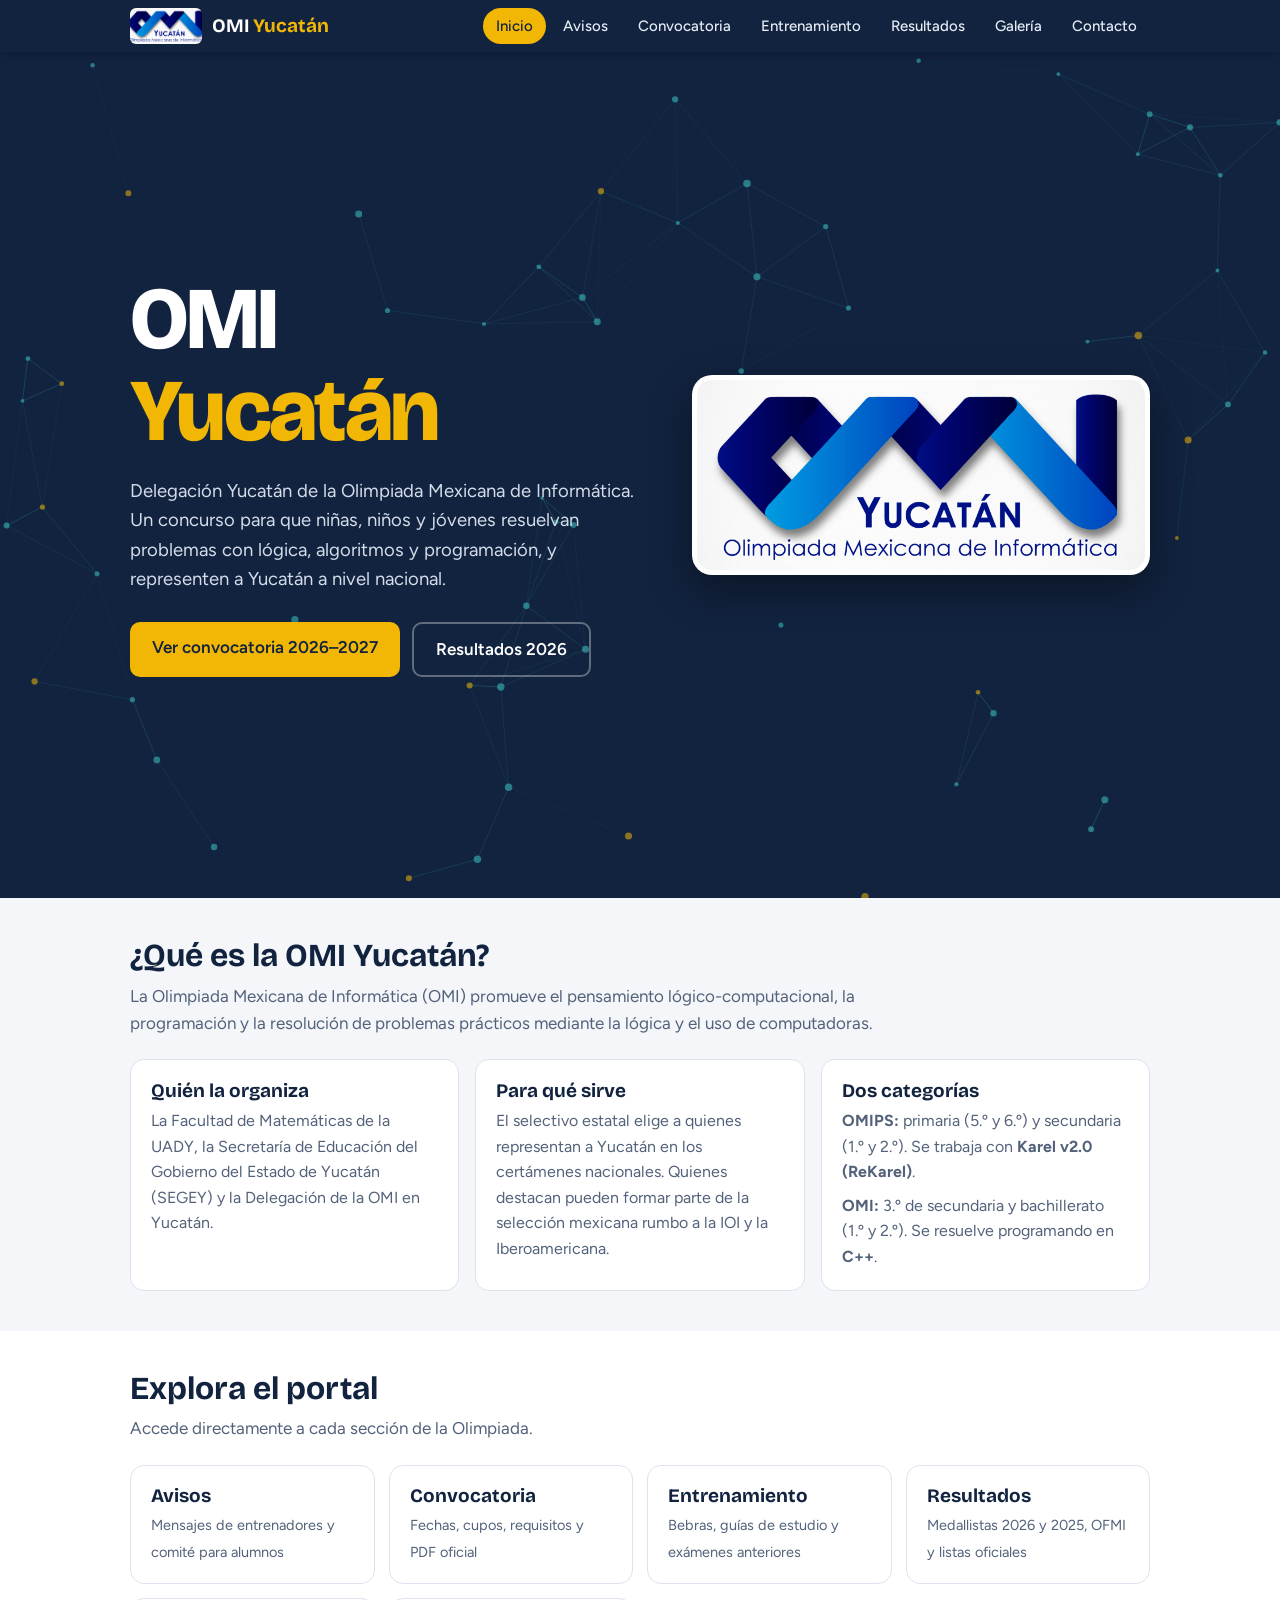
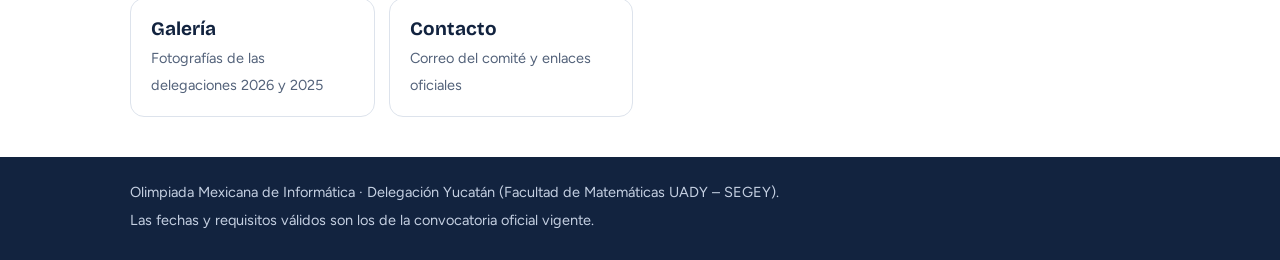
<file: index.html>
<!DOCTYPE html>
<html lang="es">
<head>
  <meta charset="utf-8">
  <meta name="viewport" content="width=device-width, initial-scale=1, viewport-fit=cover">
  <title>Inicio · OMI Yucatán</title>
  <meta name="description" content="Olimpiada Mexicana de Informática, Delegación Yucatán.">
  <link rel="stylesheet" href="https://fonts.googleapis.com/css2?family=Bricolage+Grotesque:wght@500;700;800&family=Figtree:wght@400;500;600&display=swap">
  <link rel="stylesheet" href="css/styles.css">
</head>
<body>
<nav aria-label="Navegación principal">
  <div class="wrap">
    <a class="brand" href="index.html">
      <img src="Galeria/Logo.jpg" alt="Logo OMI Yucatán">
      <span>OMI <b>Yucatán</b></span>
    </a>
    <div class="nav-links">
      <a href="index.html" class="active">Inicio</a>
      <a href="avisos.html">Avisos</a>
      <a href="convocatoria.html">Convocatoria</a>
      <a href="entrenamiento.html">Entrenamiento</a>
      <a href="resultados.html">Resultados</a>
      <a href="galeria.html">Galería</a>
      <a href="contacto.html">Contacto</a>
    </div>
  </div>
</nav>
<main>
  <header class="hero">
    <canvas id="hero-graph" class="hero-canvas" aria-hidden="true"></canvas>
    <div class="wrap hero-grid">
      <div>
        <h1>OMI <span>Yucatán</span></h1>
        <p>Delegación Yucatán de la Olimpiada Mexicana de Informática. Un concurso para que niñas, niños y jóvenes resuelvan problemas con lógica, algoritmos y programación, y representen a Yucatán a nivel nacional.</p>
        <div class="btns">
          <a class="btn" href="convocatoria.html">Ver convocatoria 2026–2027</a>
          <a class="btn alt" href="resultados.html">Resultados 2026</a>
        </div>
      </div>
      <div class="hero-logo-box">
        <img src="Galeria/Logo.jpg" alt="Logo oficial de la Olimpiada Mexicana de Informática en Yucatán">
      </div>
    </div>
  </header>

  <section>
    <div class="wrap">
      <h2>¿Qué es la OMI Yucatán?</h2>
      <p class="lead">La Olimpiada Mexicana de Informática (OMI) promueve el pensamiento lógico-computacional, la programación y la resolución de problemas prácticos mediante la lógica y el uso de computadoras.</p>
      <div class="grid">
        <div class="card">
          <h3>Quién la organiza</h3>
          <p>La Facultad de Matemáticas de la UADY, la Secretaría de Educación del Gobierno del Estado de Yucatán (SEGEY) y la Delegación de la OMI en Yucatán.</p>
        </div>
        <div class="card">
          <h3>Para qué sirve</h3>
          <p>El selectivo estatal elige a quienes representan a Yucatán en los certámenes nacionales. Quienes destacan pueden formar parte de la selección mexicana rumbo a la IOI y la Iberoamericana.</p>
        </div>
        <div class="card">
          <h3>Dos categorías</h3>
          <p><b>OMIPS:</b> primaria (5.º y 6.º) y secundaria (1.º y 2.º). Se trabaja con <b>Karel v2.0 (ReKarel)</b>.</p>
          <p><b>OMI:</b> 3.º de secundaria y bachillerato (1.º y 2.º). Se resuelve programando en <b>C++</b>.</p>
        </div>
      </div>
    </div>
  </section>

  <section class="alt">
    <div class="wrap">
      <h2>Explora el portal</h2>
      <p class="lead">Accede directamente a cada sección de la Olimpiada.</p>
      <div class="nav-cards">
        <a class="nav-card" href="avisos.html"><b>Avisos</b><span>Mensajes de entrenadores y comité para alumnos</span></a>
        <a class="nav-card" href="convocatoria.html"><b>Convocatoria</b><span>Fechas, cupos, requisitos y PDF oficial</span></a>
        <a class="nav-card" href="entrenamiento.html"><b>Entrenamiento</b><span>Bebras, guías de estudio y exámenes anteriores</span></a>
        <a class="nav-card" href="resultados.html"><b>Resultados</b><span>Medallistas 2026 y 2025, OFMI y listas oficiales</span></a>
        <a class="nav-card" href="galeria.html"><b>Galería</b><span>Fotografías de las delegaciones 2026 y 2025</span></a>
        <a class="nav-card" href="contacto.html"><b>Contacto</b><span>Correo del comité y enlaces oficiales</span></a>
      </div>
    </div>
  </section>
</main>
<footer>
  <div class="wrap">
    <p>Olimpiada Mexicana de Informática · Delegación Yucatán (Facultad de Matemáticas UADY – SEGEY).</p>
    <p>Las fechas y requisitos válidos son los de la convocatoria oficial vigente.</p>
  </div>
</footer>
<script src="js/main.js"></script>
</body>
</html>
</file>
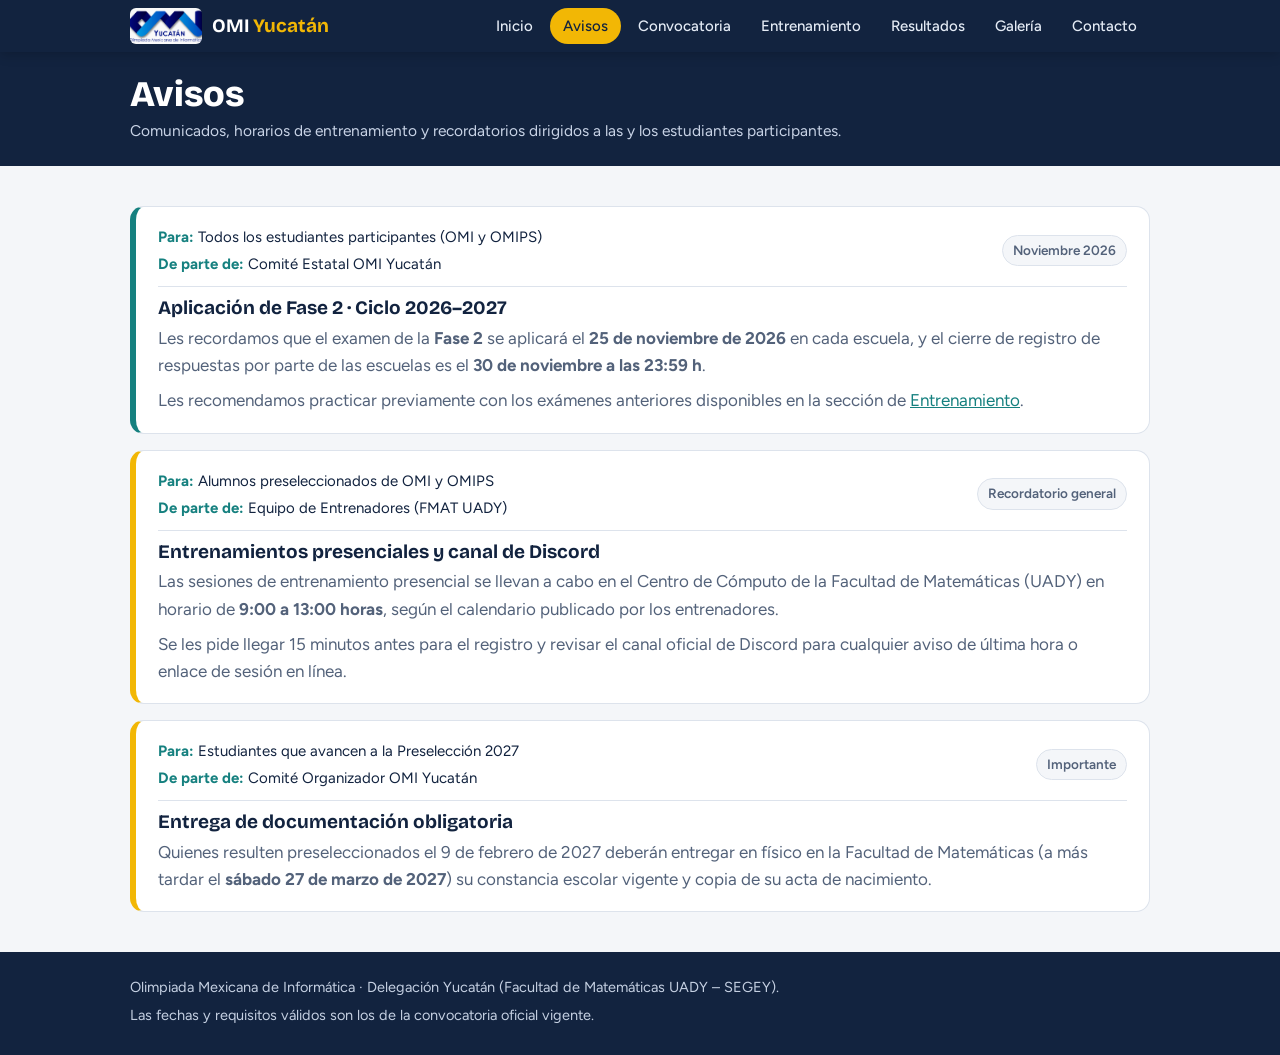
<file: avisos.html>
<!DOCTYPE html>
<html lang="es">
<head>
  <meta charset="utf-8">
  <meta name="viewport" content="width=device-width, initial-scale=1, viewport-fit=cover">
  <title>Avisos · OMI Yucatán</title>
  <meta name="description" content="Avisos de entrenadores y comité para estudiantes de la OMI Yucatán.">
  <link rel="stylesheet" href="https://fonts.googleapis.com/css2?family=Bricolage+Grotesque:wght@500;700;800&family=Figtree:wght@400;500;600&display=swap">
  <link rel="stylesheet" href="css/styles.css">
</head>
<body>
<nav aria-label="Navegación principal">
  <div class="wrap">
    <a class="brand" href="index.html">
      <img src="Galeria/Logo.jpg" alt="Logo OMI Yucatán">
      <span>OMI <b>Yucatán</b></span>
    </a>
    <div class="nav-links">
      <a href="index.html">Inicio</a>
      <a href="avisos.html" class="active">Avisos</a>
      <a href="convocatoria.html">Convocatoria</a>
      <a href="entrenamiento.html">Entrenamiento</a>
      <a href="resultados.html">Resultados</a>
      <a href="galeria.html">Galería</a>
      <a href="contacto.html">Contacto</a>
    </div>
  </div>
</nav>
<main>
  <header class="page-header">
    <div class="wrap">
      <h1>Avisos</h1>
      <p>Comunicados, horarios de entrenamiento y recordatorios dirigidos a las y los estudiantes participantes.</p>
    </div>
  </header>

  <section>
    <div class="wrap">
      <div class="avisos-list">

        <article class="aviso-card urgente">
          <div class="aviso-header">
            <div class="aviso-meta">
              <span><b>Para:</b> Todos los estudiantes participantes (OMI y OMIPS)</span>
              <span><b>De parte de:</b> Comité Estatal OMI Yucatán</span>
            </div>
            <span class="aviso-fecha">Noviembre 2026</span>
          </div>
          <div class="aviso-body">
            <h3>Aplicación de Fase 2 · Ciclo 2026–2027</h3>
            <p>Les recordamos que el examen de la <b>Fase 2</b> se aplicará el <b>25 de noviembre de 2026</b> en cada escuela, y el cierre de registro de respuestas por parte de las escuelas es el <b>30 de noviembre a las 23:59 h</b>.</p>
            <p>Les recomendamos practicar previamente con los exámenes anteriores disponibles en la sección de <a href="entrenamiento.html">Entrenamiento</a>.</p>
          </div>
        </article>

        <article class="aviso-card">
          <div class="aviso-header">
            <div class="aviso-meta">
              <span><b>Para:</b> Alumnos preseleccionados de OMI y OMIPS</span>
              <span><b>De parte de:</b> Equipo de Entrenadores (FMAT UADY)</span>
            </div>
            <span class="aviso-fecha">Recordatorio general</span>
          </div>
          <div class="aviso-body">
            <h3>Entrenamientos presenciales y canal de Discord</h3>
            <p>Las sesiones de entrenamiento presencial se llevan a cabo en el Centro de Cómputo de la Facultad de Matemáticas (UADY) en horario de <b>9:00 a 13:00 horas</b>, según el calendario publicado por los entrenadores.</p>
            <p>Se les pide llegar 15 minutos antes para el registro y revisar el canal oficial de Discord para cualquier aviso de última hora o enlace de sesión en línea.</p>
          </div>
        </article>

        <article class="aviso-card">
          <div class="aviso-header">
            <div class="aviso-meta">
              <span><b>Para:</b> Estudiantes que avancen a la Preselección 2027</span>
              <span><b>De parte de:</b> Comité Organizador OMI Yucatán</span>
            </div>
            <span class="aviso-fecha">Importante</span>
          </div>
          <div class="aviso-body">
            <h3>Entrega de documentación obligatoria</h3>
            <p>Quienes resulten preseleccionados el 9 de febrero de 2027 deberán entregar en físico en la Facultad de Matemáticas (a más tardar el <b>sábado 27 de marzo de 2027</b>) su constancia escolar vigente y copia de su acta de nacimiento.</p>
          </div>
        </article>

      </div>
    </div>
  </section>
</main>
<footer>
  <div class="wrap">
    <p>Olimpiada Mexicana de Informática · Delegación Yucatán (Facultad de Matemáticas UADY – SEGEY).</p>
    <p>Las fechas y requisitos válidos son los de la convocatoria oficial vigente.</p>
  </div>
</footer>
<script src="js/main.js"></script>
</body>
</html>
</file>
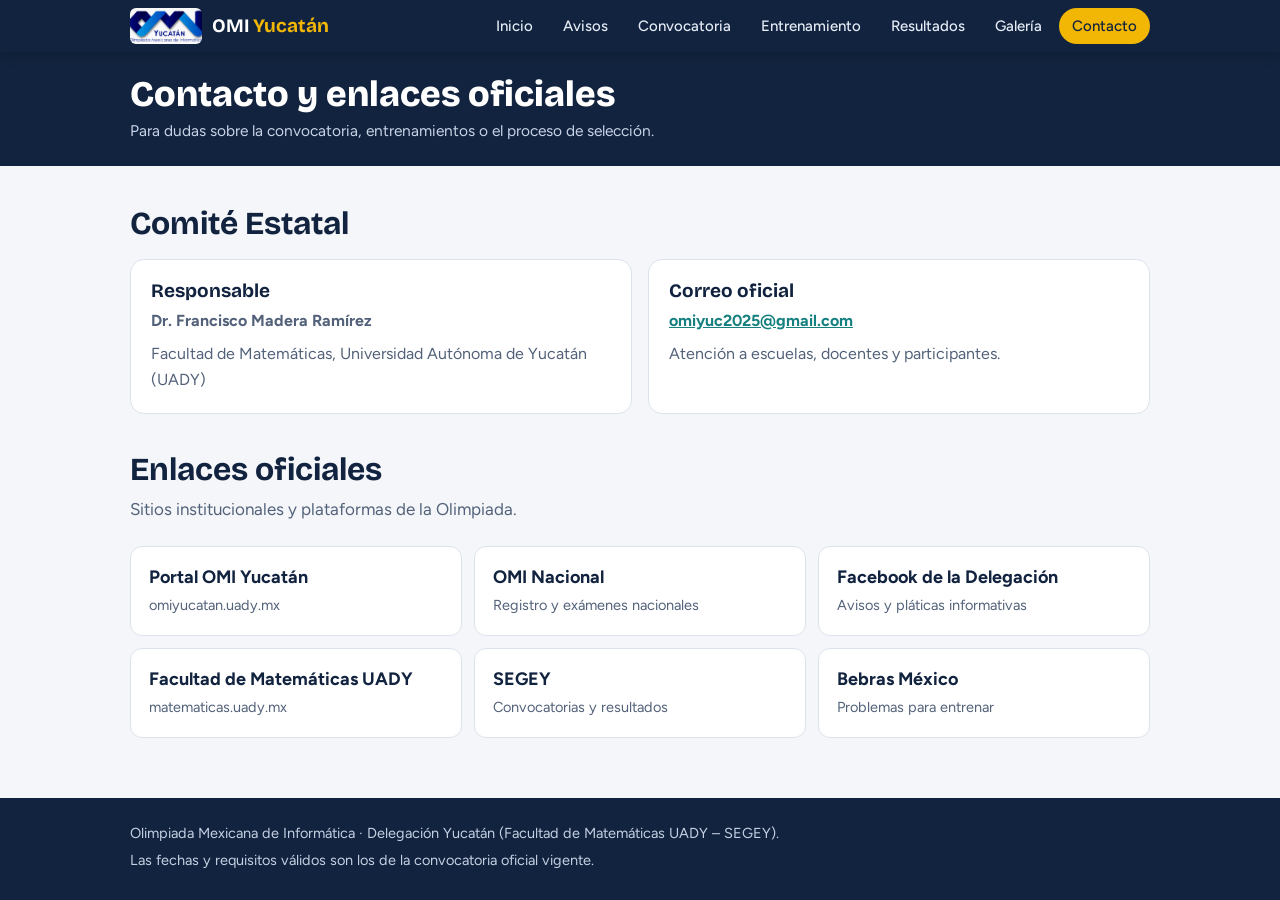
<file: contacto.html>
<!DOCTYPE html>
<html lang="es">
<head>
  <meta charset="utf-8">
  <meta name="viewport" content="width=device-width, initial-scale=1, viewport-fit=cover">
  <title>Contacto · OMI Yucatán</title>
  <meta name="description" content="Contacto del comité estatal y enlaces oficiales de la OMI Yucatán.">
  <link rel="stylesheet" href="https://fonts.googleapis.com/css2?family=Bricolage+Grotesque:wght@500;700;800&family=Figtree:wght@400;500;600&display=swap">
  <link rel="stylesheet" href="css/styles.css">
</head>
<body>
<nav aria-label="Navegación principal">
  <div class="wrap">
    <a class="brand" href="index.html">
      <img src="Galeria/Logo.jpg" alt="Logo OMI Yucatán">
      <span>OMI <b>Yucatán</b></span>
    </a>
    <div class="nav-links">
      <a href="index.html">Inicio</a>
      <a href="avisos.html">Avisos</a>
      <a href="convocatoria.html">Convocatoria</a>
      <a href="entrenamiento.html">Entrenamiento</a>
      <a href="resultados.html">Resultados</a>
      <a href="galeria.html">Galería</a>
      <a href="contacto.html" class="active">Contacto</a>
    </div>
  </div>
</nav>
<main>
  <header class="page-header">
    <div class="wrap">
      <h1>Contacto y enlaces oficiales</h1>
      <p>Para dudas sobre la convocatoria, entrenamientos o el proceso de selección.</p>
    </div>
  </header>

  <section>
    <div class="wrap">
      <h2>Comité Estatal</h2>
      <div class="grid" style="margin-top:16px">
        <div class="card">
          <h3>Responsable</h3>
          <p><b>Dr. Francisco Madera Ramírez</b></p>
          <p>Facultad de Matemáticas, Universidad Autónoma de Yucatán (UADY)</p>
        </div>
        <div class="card">
          <h3>Correo oficial</h3>
          <p><a href="mailto:omiyuc2025@gmail.com"><b>omiyuc2025@gmail.com</b></a></p>
          <p>Atención a escuelas, docentes y participantes.</p>
        </div>
      </div>

      <h2 style="margin-top:38px">Enlaces oficiales</h2>
      <p class="lead">Sitios institucionales y plataformas de la Olimpiada.</p>
      <div class="links">
        <a href="https://omiyucatan.uady.mx/omi-inicio" target="_blank" rel="noopener"><b>Portal OMI Yucatán</b><span>omiyucatan.uady.mx</span></a>
        <a href="https://www.olimpiadadeinformatica.org.mx/" target="_blank" rel="noopener"><b>OMI Nacional</b><span>Registro y exámenes nacionales</span></a>
        <a href="https://www.facebook.com/omiyucatan" target="_blank" rel="noopener"><b>Facebook de la Delegación</b><span>Avisos y pláticas informativas</span></a>
        <a href="https://www.matematicas.uady.mx/" target="_blank" rel="noopener"><b>Facultad de Matemáticas UADY</b><span>matematicas.uady.mx</span></a>
        <a href="http://educacion.yucatan.gob.mx" target="_blank" rel="noopener"><b>SEGEY</b><span>Convocatorias y resultados</span></a>
        <a href="https://bebras.mx/generales" target="_blank" rel="noopener"><b>Bebras México</b><span>Problemas para entrenar</span></a>
      </div>
    </div>
  </section>
</main>
<footer>
  <div class="wrap">
    <p>Olimpiada Mexicana de Informática · Delegación Yucatán (Facultad de Matemáticas UADY – SEGEY).</p>
    <p>Las fechas y requisitos válidos son los de la convocatoria oficial vigente.</p>
  </div>
</footer>
<script src="js/main.js"></script>
</body>
</html>
</file>
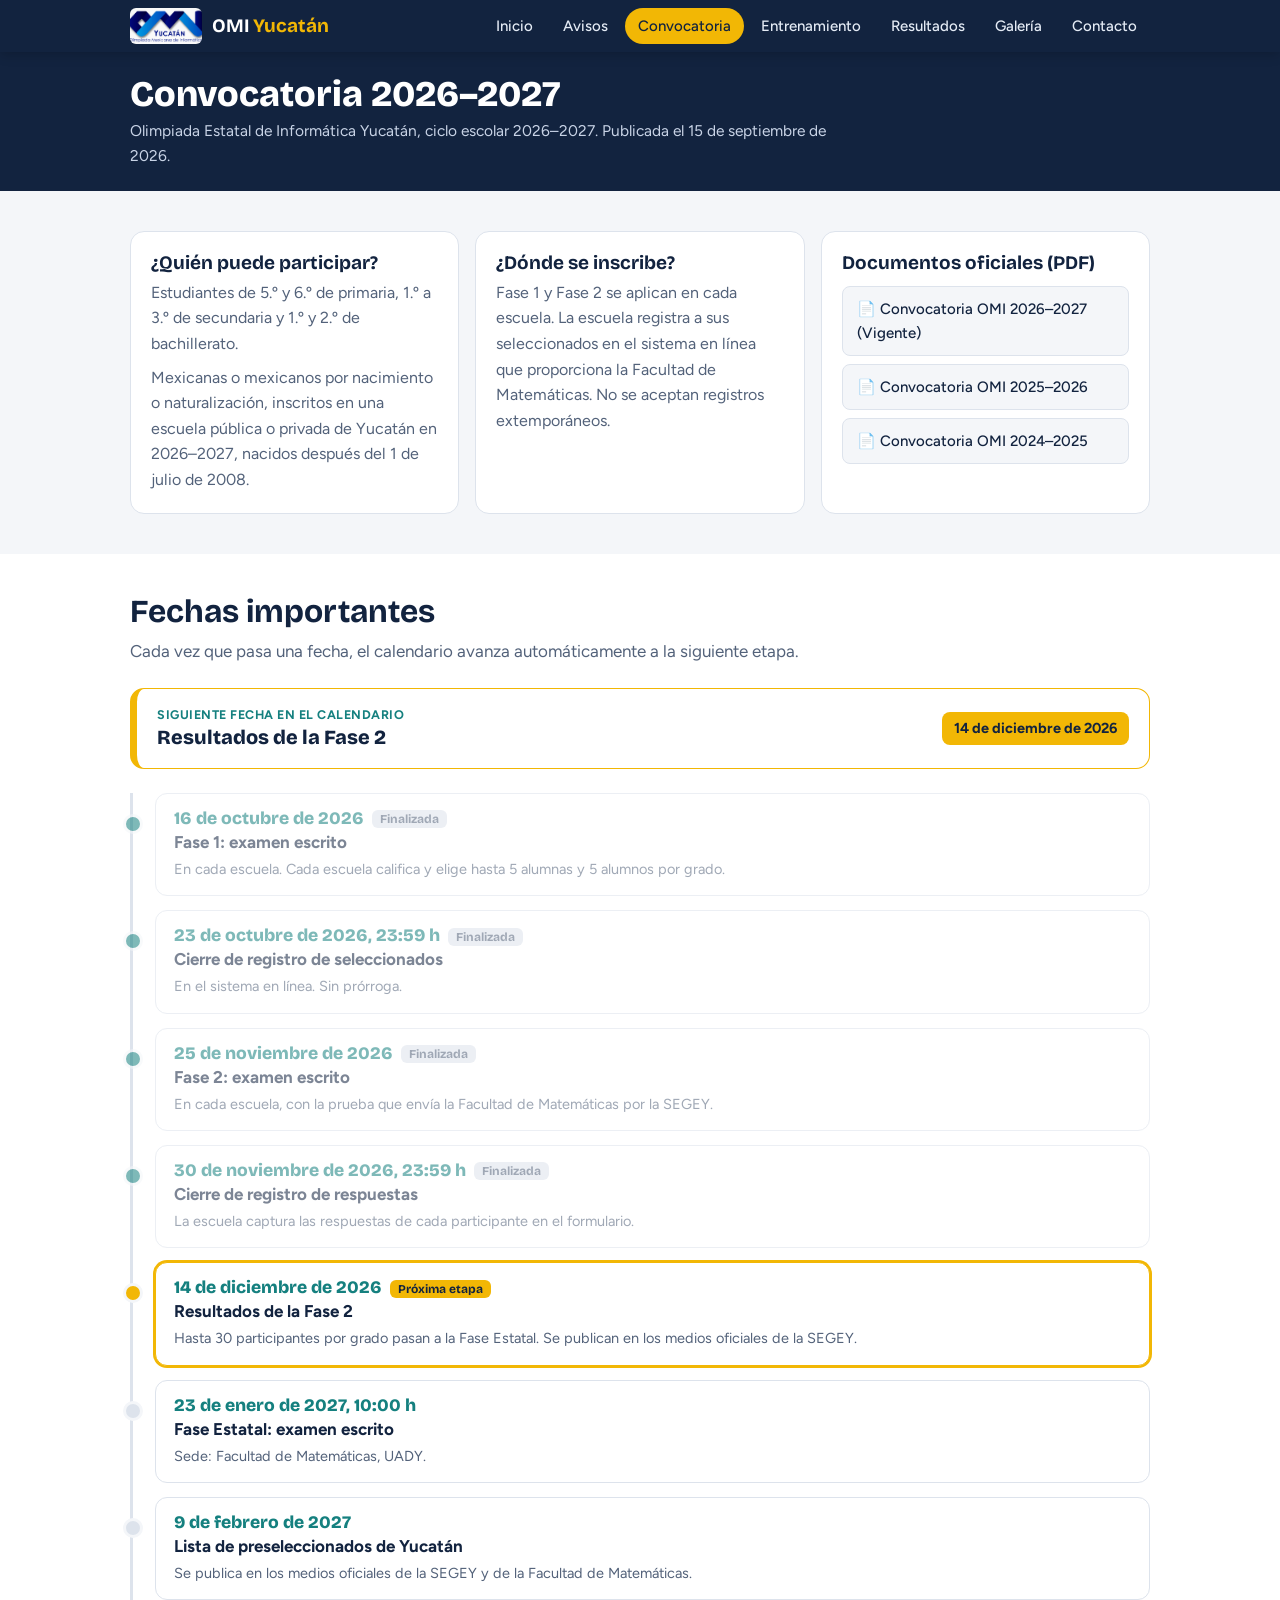
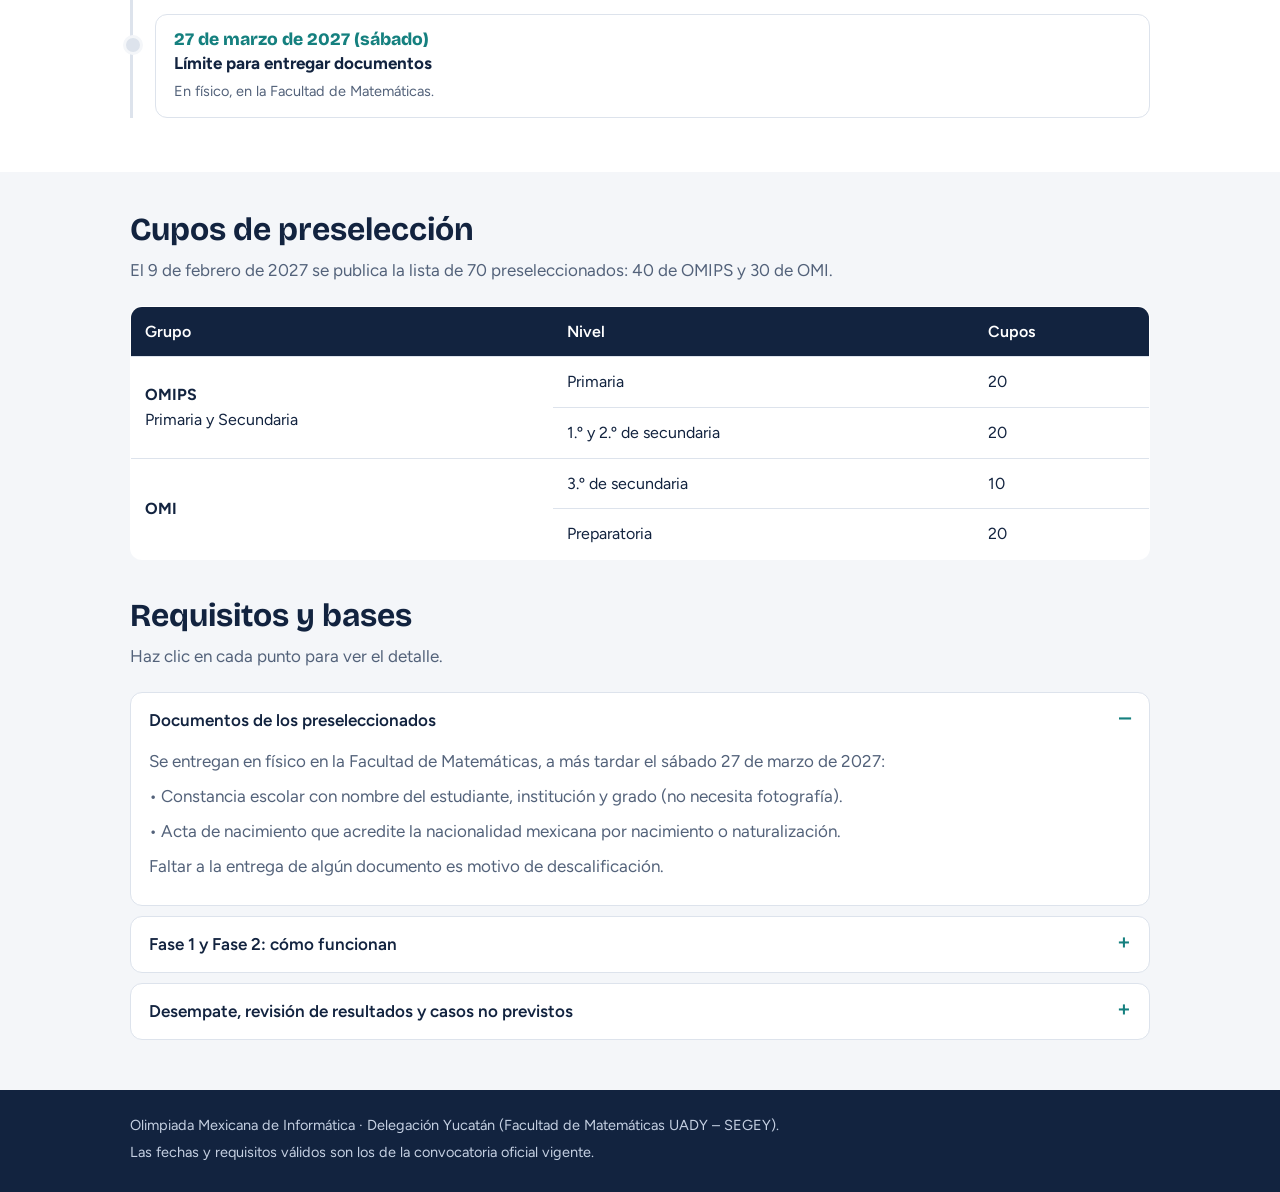
<file: convocatoria.html>
<!DOCTYPE html>
<html lang="es">
<head>
  <meta charset="utf-8">
  <meta name="viewport" content="width=device-width, initial-scale=1, viewport-fit=cover">
  <title>Convocatoria · OMI Yucatán</title>
  <meta name="description" content="Convocatoria 2026-2027, fechas importantes, cupos y requisitos.">
  <link rel="stylesheet" href="https://fonts.googleapis.com/css2?family=Bricolage+Grotesque:wght@500;700;800&family=Figtree:wght@400;500;600&display=swap">
  <link rel="stylesheet" href="css/styles.css">
</head>
<body>
<nav aria-label="Navegación principal">
  <div class="wrap">
    <a class="brand" href="index.html">
      <img src="Galeria/Logo.jpg" alt="Logo OMI Yucatán">
      <span>OMI <b>Yucatán</b></span>
    </a>
    <div class="nav-links">
      <a href="index.html">Inicio</a>
      <a href="avisos.html">Avisos</a>
      <a href="convocatoria.html" class="active">Convocatoria</a>
      <a href="entrenamiento.html">Entrenamiento</a>
      <a href="resultados.html">Resultados</a>
      <a href="galeria.html">Galería</a>
      <a href="contacto.html">Contacto</a>
    </div>
  </div>
</nav>
<main>
  <header class="page-header">
    <div class="wrap">
      <h1>Convocatoria 2026–2027</h1>
      <p>Olimpiada Estatal de Informática Yucatán, ciclo escolar 2026–2027. Publicada el 15 de septiembre de 2026.</p>
    </div>
  </header>

  <section>
    <div class="wrap">
      <div class="grid">
        <div class="card">
          <h3>¿Quién puede participar?</h3>
          <p>Estudiantes de 5.º y 6.º de primaria, 1.º a 3.º de secundaria y 1.º y 2.º de bachillerato.</p>
          <p>Mexicanas o mexicanos por nacimiento o naturalización, inscritos en una escuela pública o privada de Yucatán en 2026–2027, nacidos después del 1 de julio de 2008.</p>
        </div>
        <div class="card">
          <h3>¿Dónde se inscribe?</h3>
          <p>Fase 1 y Fase 2 se aplican en cada escuela. La escuela registra a sus seleccionados en el sistema en línea que proporciona la Facultad de Matemáticas. No se aceptan registros extemporáneos.</p>
        </div>
        <div class="card">
          <h3>Documentos oficiales (PDF)</h3>
          <ul class="pdf-list">
            <li><a href="Documentos/Convocatorias/ConvocatoriaOMI_2026_2027.pdf" target="_blank" rel="noopener">📄 Convocatoria OMI 2026–2027 (Vigente)</a></li>
            <li><a href="Documentos/Convocatorias/ConvocatoriaOMI_2025-2026.pdf" target="_blank" rel="noopener">📄 Convocatoria OMI 2025–2026</a></li>
            <li><a href="Documentos/Convocatorias/ConvocatoriaOMI_2024_2025.pdf" target="_blank" rel="noopener">📄 Convocatoria OMI 2024–2025</a></li>
          </ul>
        </div>
      </div>
    </div>
  </section>

  <section class="alt">
    <div class="wrap">
      <h2>Fechas importantes</h2>
      <p class="lead">Cada vez que pasa una fecha, el calendario avanza automáticamente a la siguiente etapa.</p>

      <div class="next-banner" id="next-banner"></div>

      <ol class="tl" id="tl">
        <li data-date="2026-10-16"><span class="d">16 de octubre de 2026</span><b>Fase 1: examen escrito</b><small>En cada escuela. Cada escuela califica y elige hasta 5 alumnas y 5 alumnos por grado.</small></li>
        <li data-date="2026-10-23"><span class="d">23 de octubre de 2026, 23:59 h</span><b>Cierre de registro de seleccionados</b><small>En el sistema en línea. Sin prórroga.</small></li>
        <li data-date="2026-11-25"><span class="d">25 de noviembre de 2026</span><b>Fase 2: examen escrito</b><small>En cada escuela, con la prueba que envía la Facultad de Matemáticas por la SEGEY.</small></li>
        <li data-date="2026-11-30"><span class="d">30 de noviembre de 2026, 23:59 h</span><b>Cierre de registro de respuestas</b><small>La escuela captura las respuestas de cada participante en el formulario.</small></li>
        <li data-date="2026-12-14"><span class="d">14 de diciembre de 2026</span><b>Resultados de la Fase 2</b><small>Hasta 30 participantes por grado pasan a la Fase Estatal. Se publican en los medios oficiales de la SEGEY.</small></li>
        <li data-date="2027-01-23"><span class="d">23 de enero de 2027, 10:00 h</span><b>Fase Estatal: examen escrito</b><small>Sede: Facultad de Matemáticas, UADY.</small></li>
        <li data-date="2027-02-09"><span class="d">9 de febrero de 2027</span><b>Lista de preseleccionados de Yucatán</b><small>Se publica en los medios oficiales de la SEGEY y de la Facultad de Matemáticas.</small></li>
        <li data-date="2027-03-27"><span class="d">27 de marzo de 2027 (sábado)</span><b>Límite para entregar documentos</b><small>En físico, en la Facultad de Matemáticas.</small></li>
      </ol>
    </div>
  </section>

  <section>
    <div class="wrap">
      <h2>Cupos de preselección</h2>
      <p class="lead">El 9 de febrero de 2027 se publica la lista de 70 preseleccionados: 40 de OMIPS y 30 de OMI.</p>
      <div class="scroll">
        <table>
          <thead>
            <tr><th>Grupo</th><th>Nivel</th><th>Cupos</th></tr>
          </thead>
          <tbody>
            <tr><td rowspan="2"><b>OMIPS</b><br>Primaria y Secundaria</td><td>Primaria</td><td>20</td></tr>
            <tr><td>1.º y 2.º de secundaria</td><td>20</td></tr>
            <tr><td rowspan="2"><b>OMI</b></td><td>3.º de secundaria</td><td>10</td></tr>
            <tr><td>Preparatoria</td><td>20</td></tr>
          </tbody>
        </table>
      </div>

      <h2 style="margin-top:38px">Requisitos y bases</h2>
      <p class="lead">Haz clic en cada punto para ver el detalle.</p>
      <details open>
        <summary>Documentos de los preseleccionados</summary>
        <div class="in">
          <p>Se entregan en físico en la Facultad de Matemáticas, a más tardar el sábado 27 de marzo de 2027:</p>
          <p>• Constancia escolar con nombre del estudiante, institución y grado (no necesita fotografía).</p>
          <p>• Acta de nacimiento que acredite la nacionalidad mexicana por nacimiento o naturalización.</p>
          <p>Faltar a la entrega de algún documento es motivo de descalificación.</p>
        </div>
      </details>
      <details>
        <summary>Fase 1 y Fase 2: cómo funcionan</summary>
        <div class="in">
          <p>La Facultad de Matemáticas entrega las pruebas a través de la SEGEY. Cada escuela elige hasta 5 alumnas y 5 alumnos con los puntajes más altos por grado.</p>
          <p>En la Fase 2 la Facultad califica y selecciona hasta 30 participantes por grado (incluyendo empates).</p>
        </div>
      </details>
      <details>
        <summary>Desempate, revisión de resultados y casos no previstos</summary>
        <div class="in">
          <p>En la Fase Estatal, si hay empate, gana quien entregó primero su examen a la persona aplicadora.</p>
          <p>Los resultados son definitivos y no se admite recurso alguno. Los casos no previstos los resuelve el Comité Estatal junto con la Facultad de Matemáticas de la UADY.</p>
        </div>
      </details>
    </div>
  </section>
</main>
<footer>
  <div class="wrap">
    <p>Olimpiada Mexicana de Informática · Delegación Yucatán (Facultad de Matemáticas UADY – SEGEY).</p>
    <p>Las fechas y requisitos válidos son los de la convocatoria oficial vigente.</p>
  </div>
</footer>
<script src="js/main.js"></script>
</body>
</html>
</file>
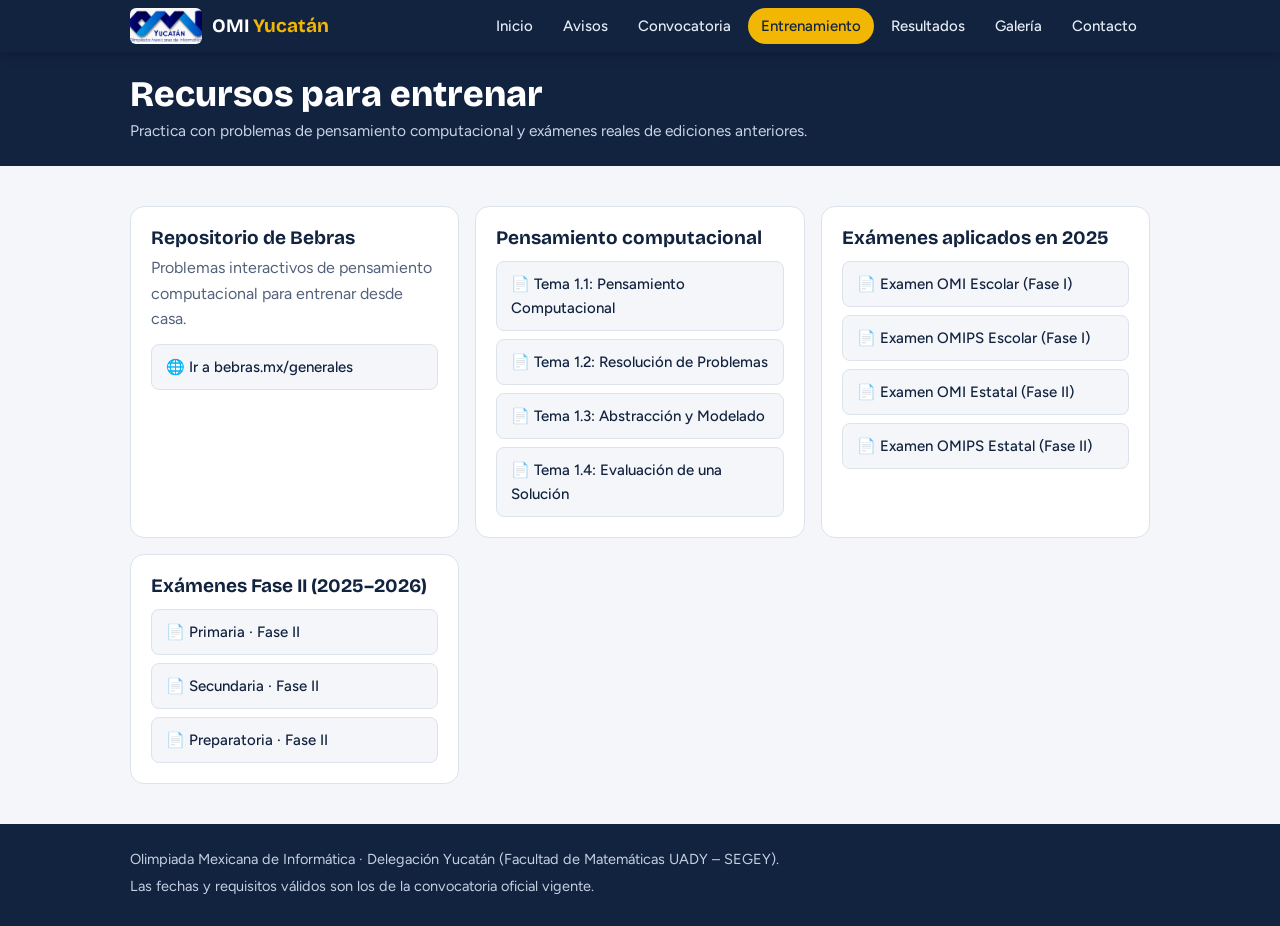
<file: entrenamiento.html>
<!DOCTYPE html>
<html lang="es">
<head>
  <meta charset="utf-8">
  <meta name="viewport" content="width=device-width, initial-scale=1, viewport-fit=cover">
  <title>Entrenamiento · OMI Yucatán</title>
  <meta name="description" content="Recursos, temas de pensamiento computacional y exámenes anteriores.">
  <link rel="stylesheet" href="https://fonts.googleapis.com/css2?family=Bricolage+Grotesque:wght@500;700;800&family=Figtree:wght@400;500;600&display=swap">
  <link rel="stylesheet" href="css/styles.css">
</head>
<body>
<nav aria-label="Navegación principal">
  <div class="wrap">
    <a class="brand" href="index.html">
      <img src="Galeria/Logo.jpg" alt="Logo OMI Yucatán">
      <span>OMI <b>Yucatán</b></span>
    </a>
    <div class="nav-links">
      <a href="index.html">Inicio</a>
      <a href="avisos.html">Avisos</a>
      <a href="convocatoria.html">Convocatoria</a>
      <a href="entrenamiento.html" class="active">Entrenamiento</a>
      <a href="resultados.html">Resultados</a>
      <a href="galeria.html">Galería</a>
      <a href="contacto.html">Contacto</a>
    </div>
  </div>
</nav>
<main>
  <header class="page-header">
    <div class="wrap">
      <h1>Recursos para entrenar</h1>
      <p>Practica con problemas de pensamiento computacional y exámenes reales de ediciones anteriores.</p>
    </div>
  </header>

  <section>
    <div class="wrap">
      <div class="grid">
        <div class="card">
          <h3>Repositorio de Bebras</h3>
          <p>Problemas interactivos de pensamiento computacional para entrenar desde casa.</p>
          <ul class="pdf-list">
            <li><a href="https://bebras.mx/generales" target="_blank" rel="noopener">🌐 Ir a bebras.mx/generales</a></li>
          </ul>
        </div>

        <div class="card">
          <h3>Pensamiento computacional</h3>
          <ul class="pdf-list">
            <li><a href="Documentos/Recursos/Tema 1.1_Pensamiento Computacional.pdf" target="_blank" rel="noopener">📄 Tema 1.1: Pensamiento Computacional</a></li>
            <li><a href="Documentos/Recursos/Tema 1.2_Resolución de Problemas y Descomposición.pdf" target="_blank" rel="noopener">📄 Tema 1.2: Resolución de Problemas</a></li>
            <li><a href="Documentos/Recursos/Tema 1.3_Abstracción y Modelado.pdf" target="_blank" rel="noopener">📄 Tema 1.3: Abstracción y Modelado</a></li>
            <li><a href="Documentos/Recursos/Tema 1.4_Evaluación de una Solución.pdf" target="_blank" rel="noopener">📄 Tema 1.4: Evaluación de una Solución</a></li>
          </ul>
        </div>

        <div class="card">
          <h3>Exámenes aplicados en 2025</h3>
          <ul class="pdf-list">
            <li><a href="Documentos/Recursos/ExamenOMI_Escolar.pdf" target="_blank" rel="noopener">📄 Examen OMI Escolar (Fase I)</a></li>
            <li><a href="Documentos/Recursos/ExamenOMIPS_Escolar.pdf" target="_blank" rel="noopener">📄 Examen OMIPS Escolar (Fase I)</a></li>
            <li><a href="Documentos/Recursos/ExamenOMI_Estatal.pdf" target="_blank" rel="noopener">📄 Examen OMI Estatal (Fase II)</a></li>
            <li><a href="Documentos/Recursos/ExamenOMIPS_Estatal.pdf" target="_blank" rel="noopener">📄 Examen OMIPS Estatal (Fase II)</a></li>
          </ul>
        </div>

        <div class="card">
          <h3>Exámenes Fase II (2025–2026)</h3>
          <ul class="pdf-list">
            <li><a href="Documentos/Recursos/PRIMARIA-FASE2-2025-2026.pdf" target="_blank" rel="noopener">📄 Primaria · Fase II</a></li>
            <li><a href="Documentos/Recursos/SECUNDARIA-FASE2-2025-2026.pdf" target="_blank" rel="noopener">📄 Secundaria · Fase II</a></li>
            <li><a href="Documentos/Recursos/PREPARATORIA-FASE2-2025-2026.pdf" target="_blank" rel="noopener">📄 Preparatoria · Fase II</a></li>
          </ul>
        </div>
      </div>
    </div>
  </section>
</main>
<footer>
  <div class="wrap">
    <p>Olimpiada Mexicana de Informática · Delegación Yucatán (Facultad de Matemáticas UADY – SEGEY).</p>
    <p>Las fechas y requisitos válidos son los de la convocatoria oficial vigente.</p>
  </div>
</footer>
<script src="js/main.js"></script>
</body>
</html>
</file>
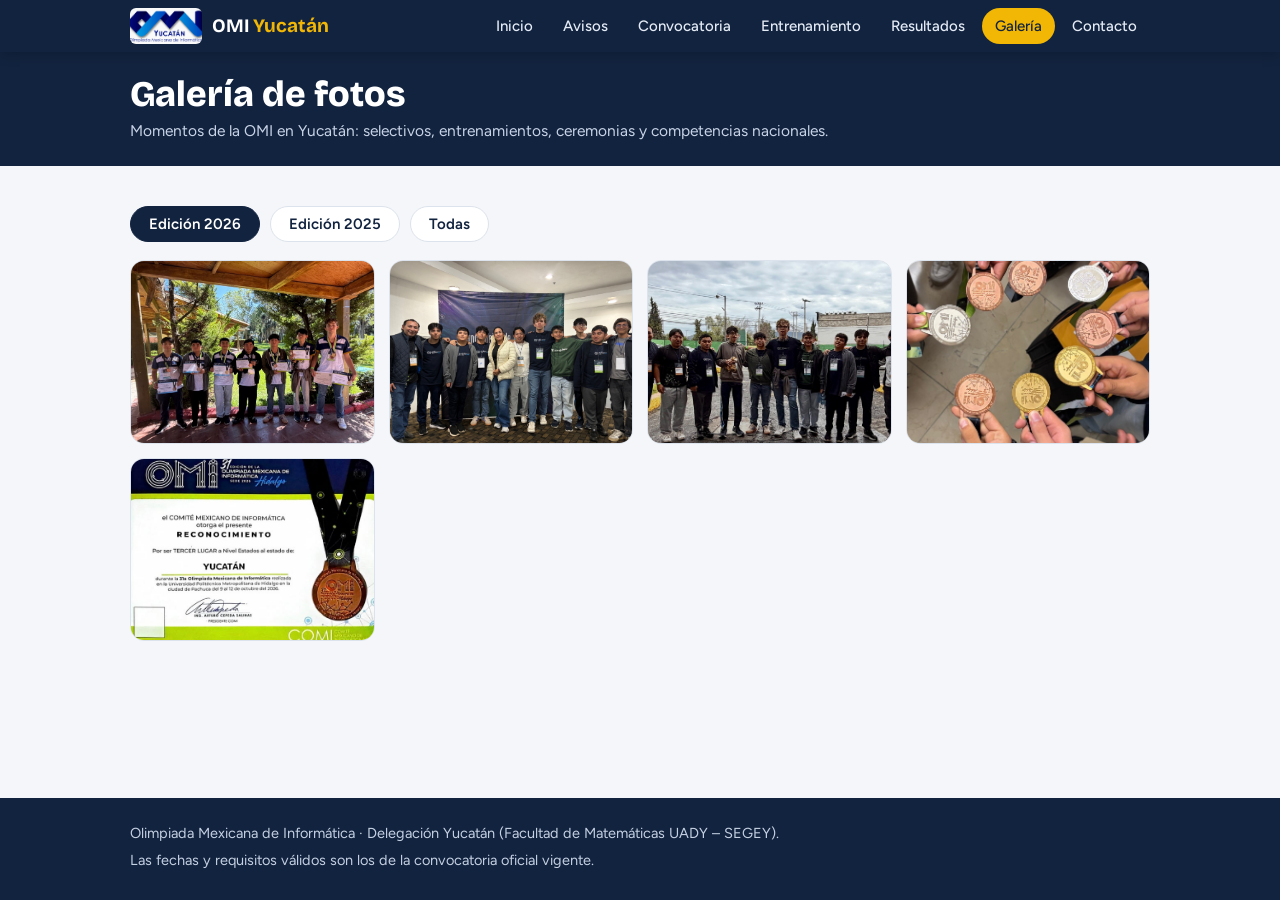
<file: galeria.html>
<!DOCTYPE html>
<html lang="es">
<head>
  <meta charset="utf-8">
  <meta name="viewport" content="width=device-width, initial-scale=1, viewport-fit=cover">
  <title>Galería · OMI Yucatán</title>
  <meta name="description" content="Galería de fotografías de la OMI Yucatán.">
  <link rel="stylesheet" href="https://fonts.googleapis.com/css2?family=Bricolage+Grotesque:wght@500;700;800&family=Figtree:wght@400;500;600&display=swap">
  <link rel="stylesheet" href="css/styles.css">
</head>
<body>
<nav aria-label="Navegación principal">
  <div class="wrap">
    <a class="brand" href="index.html">
      <img src="Galeria/Logo.jpg" alt="Logo OMI Yucatán">
      <span>OMI <b>Yucatán</b></span>
    </a>
    <div class="nav-links">
      <a href="index.html">Inicio</a>
      <a href="avisos.html">Avisos</a>
      <a href="convocatoria.html">Convocatoria</a>
      <a href="entrenamiento.html">Entrenamiento</a>
      <a href="resultados.html">Resultados</a>
      <a href="galeria.html" class="active">Galería</a>
      <a href="contacto.html">Contacto</a>
    </div>
  </div>
</nav>
<main>
  <header class="page-header">
    <div class="wrap">
      <h1>Galería de fotos</h1>
      <p>Momentos de la OMI en Yucatán: selectivos, entrenamientos, ceremonias y competencias nacionales.</p>
    </div>
  </header>

  <section>
    <div class="wrap">
      <div class="gallery-tabs">
        <button class="tab-btn active" type="button" data-year="2026">Edición 2026</button>
        <button class="tab-btn" type="button" data-year="2025">Edición 2025</button>
        <button class="tab-btn" type="button" data-year="all">Todas</button>
      </div>
      <div class="gallery" id="gallery"></div>
    </div>
  </section>
</main>

<div class="lb" id="lb" role="dialog" aria-label="Foto ampliada">
  <button id="lbx" type="button" aria-label="Cerrar">×</button>
  <img id="lbi" alt="Foto ampliada">
</div>
<footer>
  <div class="wrap">
    <p>Olimpiada Mexicana de Informática · Delegación Yucatán (Facultad de Matemáticas UADY – SEGEY).</p>
    <p>Las fechas y requisitos válidos son los de la convocatoria oficial vigente.</p>
  </div>
</footer>
<script src="js/main.js"></script>
</body>
</html>
</file>
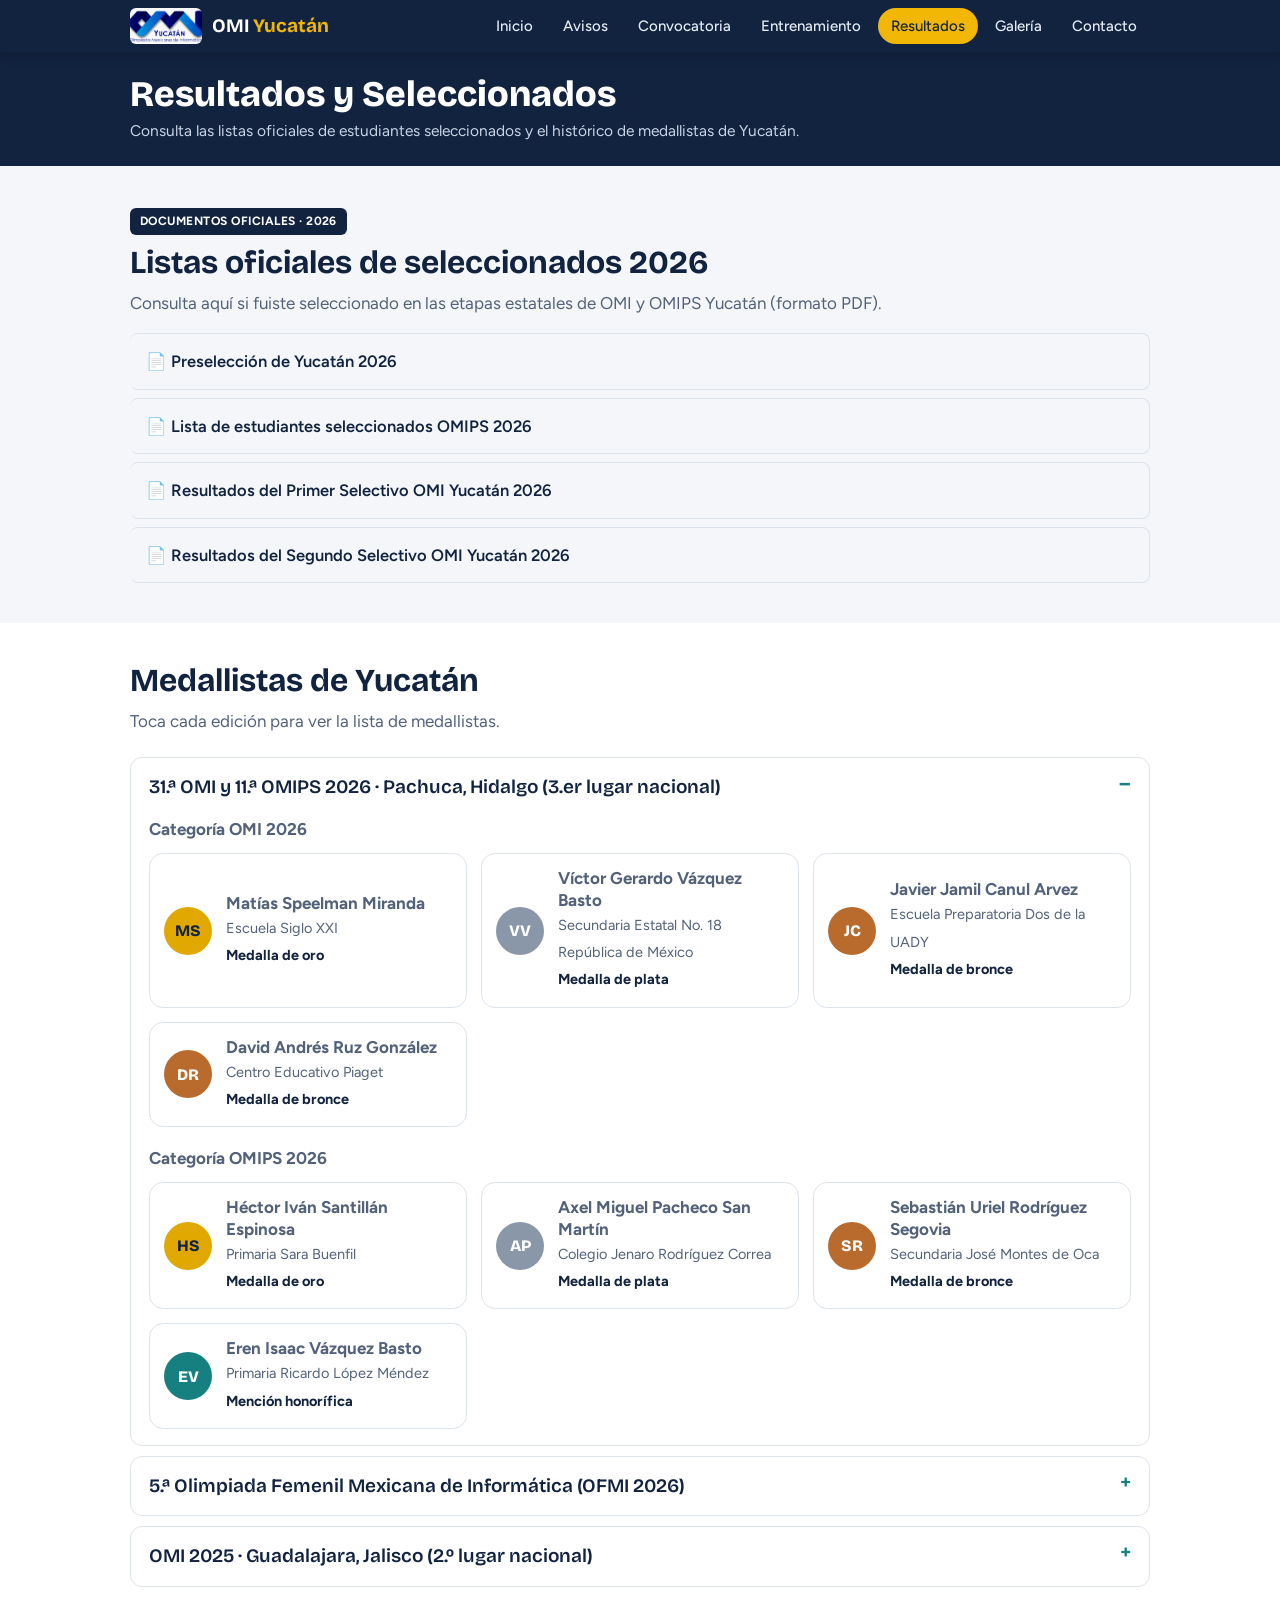
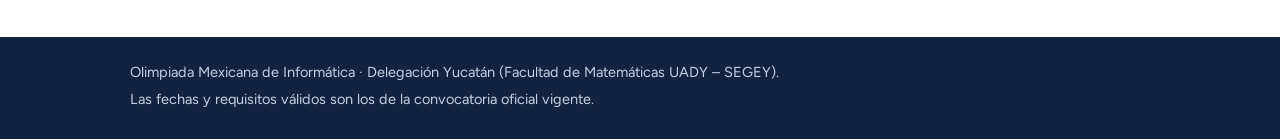
<file: resultados.html>
<!DOCTYPE html>
<html lang="es">
<head>
  <meta charset="utf-8">
  <meta name="viewport" content="width=device-width, initial-scale=1, viewport-fit=cover">
  <title>Resultados · OMI Yucatán</title>
  <meta name="description" content="Listas oficiales de estudiantes seleccionados y medallistas de la OMI Yucatán.">
  <link rel="stylesheet" href="https://fonts.googleapis.com/css2?family=Bricolage+Grotesque:wght@500;700;800&family=Figtree:wght@400;500;600&display=swap">
  <link rel="stylesheet" href="css/styles.css">
</head>
<body>
<nav aria-label="Navegación principal">
  <div class="wrap">
    <a class="brand" href="index.html">
      <img src="Galeria/Logo.jpg" alt="Logo OMI Yucatán">
      <span>OMI <b>Yucatán</b></span>
    </a>
    <div class="nav-links">
      <a href="index.html">Inicio</a>
      <a href="avisos.html">Avisos</a>
      <a href="convocatoria.html">Convocatoria</a>
      <a href="entrenamiento.html">Entrenamiento</a>
      <a href="resultados.html" class="active">Resultados</a>
      <a href="galeria.html">Galería</a>
      <a href="contacto.html">Contacto</a>
    </div>
  </div>
</nav>
<main>
  <header class="page-header">
    <div class="wrap">
      <h1>Resultados y Seleccionados</h1>
      <p>Consulta las listas oficiales de estudiantes seleccionados y el histórico de medallistas de Yucatán.</p>
    </div>
  </header>

  <!-- LO MÁS IMPORTANTE HASTA ARRIBA: LISTAS OFICIALES -->
  <section>
    <div class="wrap">
      <div class="featured-box">
        <span class="featured-badge">Documentos oficiales · 2026</span>
        <h2>Listas oficiales de seleccionados 2026</h2>
        <p class="lead" style="margin-bottom:16px">Consulta aquí si fuiste seleccionado en las etapas estatales de OMI y OMIPS Yucatán (formato PDF).</p>
        <ul class="pdf-list" style="margin-top:0">
          <li><a href="Documentos/Resultados/Preseleccion_Yucatan_2026.pdf" target="_blank" rel="noopener">📄 Preselección de Yucatán 2026</a></li>
          <li><a href="Documentos/Resultados/ListaSeleccionadosOMIPS2026.pdf" target="_blank" rel="noopener">📄 Lista de estudiantes seleccionados OMIPS 2026</a></li>
          <li><a href="Documentos/Resultados/OMI Yucatan 2026 - Seleccionados.pdf" target="_blank" rel="noopener">📄 Resultados del Primer Selectivo OMI Yucatán 2026</a></li>
          <li><a href="Documentos/Resultados/2selectivo.pdf" target="_blank" rel="noopener">📄 Resultados del Segundo Selectivo OMI Yucatán 2026</a></li>
        </ul>
      </div>
    </div>
  </section>

  <!-- RESULTADOS NACIONALES E HISTÓRICOS (MÁS DISCRETOS Y ORDENADOS) -->
  <section class="alt">
    <div class="wrap">
      <h2>Medallistas de Yucatán</h2>
      <p class="lead">Toca cada edición para ver la lista de medallistas.</p>

      <details class="res-details" open>
        <summary>31.ª OMI y 11.ª OMIPS 2026 · Pachuca, Hidalgo (3.er lugar nacional)</summary>
        <div class="in">
          <p><b>Categoría OMI 2026</b></p>
          <div class="people">
            <div class="person"><div class="av">MS</div><div><b>Matías Speelman Miranda</b><span>Escuela Siglo XXI</span><br><span class="medal">Medalla de oro</span></div></div>
            <div class="person"><div class="av plata">VV</div><div><b>Víctor Gerardo Vázquez Basto</b><span>Secundaria Estatal No. 18 República de México</span><br><span class="medal">Medalla de plata</span></div></div>
            <div class="person"><div class="av bronce">JC</div><div><b>Javier Jamil Canul Arvez</b><span>Escuela Preparatoria Dos de la UADY</span><br><span class="medal">Medalla de bronce</span></div></div>
            <div class="person"><div class="av bronce">DR</div><div><b>David Andrés Ruz González</b><span>Centro Educativo Piaget</span><br><span class="medal">Medalla de bronce</span></div></div>
          </div>

          <p style="margin-top:18px"><b>Categoría OMIPS 2026</b></p>
          <div class="people">
            <div class="person"><div class="av">HS</div><div><b>Héctor Iván Santillán Espinosa</b><span>Primaria Sara Buenfil</span><br><span class="medal">Medalla de oro</span></div></div>
            <div class="person"><div class="av plata">AP</div><div><b>Axel Miguel Pacheco San Martín</b><span>Colegio Jenaro Rodríguez Correa</span><br><span class="medal">Medalla de plata</span></div></div>
            <div class="person"><div class="av bronce">SR</div><div><b>Sebastián Uriel Rodríguez Segovia</b><span>Secundaria José Montes de Oca</span><br><span class="medal">Medalla de bronce</span></div></div>
            <div class="person"><div class="av mencion">EV</div><div><b>Eren Isaac Vázquez Basto</b><span>Primaria Ricardo López Méndez</span><br><span class="medal">Mención honorífica</span></div></div>
          </div>
        </div>
      </details>

      <details class="res-details">
        <summary>5.ª Olimpiada Femenil Mexicana de Informática (OFMI 2026)</summary>
        <div class="in">
          <div class="people">
            <div class="person"><div class="av">MV</div><div><b>Mónica Alejandra Vecino Ojeda</b><span>Preparatoria Uno UADY</span><br><span class="medal">Medalla de oro</span></div></div>
            <div class="person"><div class="av plata">CL</div><div><b>Camila López Tuz</b><span>Colegio Tizimín</span><br><span class="medal">Medalla de plata</span></div></div>
            <div class="person"><div class="av plata">DC</div><div><b>Dionne Patricia Cano Euan</b><span>Preparatoria Uno UADY</span><br><span class="medal">Medalla de plata</span></div></div>
            <div class="person"><div class="av bronce">AN</div><div><b>Alejandra Gabriela Noh Acosta</b><span>Preparatoria Uno UADY</span><br><span class="medal">Medalla de bronce</span></div></div>
          </div>
        </div>
      </details>

      <details class="res-details">
        <summary>OMI 2025 · Guadalajara, Jalisco (2.º lugar nacional)</summary>
        <div class="in">
          <div class="people">
            <div class="person"><div class="av">JT</div><div><b>Joseph Jael Tenorio Canul</b><span>Seleccionado mexicano IOI 2026</span><br><span class="medal">Medalla de oro</span></div></div>
            <div class="person"><div class="av">BM</div><div><b>Boris Daniel Martínez Millán</b><br><span class="medal">Medalla de oro</span></div></div>
            <div class="person"><div class="av">VV</div><div><b>Víctor Gerardo Vázquez Basto</b><br><span class="medal">Medalla de oro</span></div></div>
            <div class="person"><div class="av bronce">MS</div><div><b>Matías Noé Speelman Miranda</b><br><span class="medal">Medalla de bronce</span></div></div>
            <div class="person"><div class="av bronce">AP</div><div><b>Alberto Alejandro Pech Can</b><span>Cobay Progreso</span><br><span class="medal">Medalla de bronce</span></div></div>
          </div>
        </div>
      </details>

    </div>
  </section>
</main>
<footer>
  <div class="wrap">
    <p>Olimpiada Mexicana de Informática · Delegación Yucatán (Facultad de Matemáticas UADY – SEGEY).</p>
    <p>Las fechas y requisitos válidos son los de la convocatoria oficial vigente.</p>
  </div>
</footer>
<script src="js/main.js"></script>
</body>
</html>
</file>
<file: css/styles.css>
:root {
  --bg: #f4f6f9;
  --surface: #ffffff;
  --ink: #12233f;
  --muted: #53627a;
  --navy: #12233f;
  --gold: #f2b705;
  --teal: #15807f;
  --line: #dde3ec;
  --oro: #e0a800;
  --plata: #8a97a8;
  --bronce: #b86b2d;
}

@media (prefers-color-scheme: dark) {
  :root:not([data-theme="light"]) {
    --bg: #0c1627;
    --surface: #14233b;
    --ink: #eef2f8;
    --muted: #a7b4c9;
    --navy: #0a1424;
    --line: #243652;
    --teal: #3cc4c2;
  }
}

* {
  box-sizing: border-box;
}

html {
  scroll-behavior: smooth;
}

body {
  margin: 0;
  background: var(--bg);
  color: var(--ink);
  font: 400 17px/1.6 "Figtree", system-ui, -apple-system, sans-serif;
  min-height: 100vh;
  display: flex;
  flex-direction: column;
}

main {
  flex: 1;
}

h1, h2, h3 {
  font-family: "Bricolage Grotesque", "Figtree", sans-serif;
  line-height: 1.15;
  margin: 0;
}

a {
  color: var(--teal);
}

.wrap {
  max-width: 1060px;
  margin: 0 auto;
  padding: 0 20px;
  width: 100%;
}

/* Navegación */
nav {
  position: sticky;
  top: 0;
  z-index: 20;
  background: var(--navy);
  color: #fff;
  box-shadow: 0 2px 12px #0003;
}

nav .wrap {
  display: flex;
  align-items: center;
  justify-content: space-between;
  gap: 16px;
  padding: 8px 20px;
  flex-wrap: wrap;
}

.brand {
  display: flex;
  align-items: center;
  gap: 10px;
  text-decoration: none;
  color: #fff;
  font-family: "Bricolage Grotesque", sans-serif;
  font-size: 19px;
  font-weight: 700;
  flex-shrink: 0;
}

.brand img {
  height: 36px;
  width: 72px;
  border-radius: 6px;
  background: #fff;
  object-fit: cover;
  object-position: center;
}

.brand b {
  color: var(--gold);
}

.nav-links {
  display: flex;
  gap: 4px;
  overflow-x: auto;
  align-items: center;
}

.nav-links a {
  white-space: nowrap;
  text-decoration: none;
  color: #e4ebf5;
  padding: 6px 13px;
  border-radius: 99px;
  font-weight: 500;
  font-size: 15px;
  transition: background 0.15s, color 0.15s;
}

.nav-links a:hover,
.nav-links a.active {
  background: var(--gold);
  color: #12233f;
}

/* Hero (Inicio - pantalla completa limpia sin cortarse a la mitad) */
.hero {
  background: var(--navy);
  color: #fff;
  position: relative;
  overflow: hidden;
  min-height: calc(100vh - 54px);
  display: flex;
  align-items: center;
  padding: 40px 0;
}

.bits {
  position: absolute;
  inset: 0;
  font: 500 14px/1.6 ui-monospace, monospace;
  opacity: 0.06;
  word-break: break-all;
  pointer-events: none;
  user-select: none;
}

.hero .wrap {
  position: relative;
}

.hero-grid {
  display: grid;
  gap: 36px;
  align-items: center;
}

@media (min-width: 820px) {
  .hero-grid {
    grid-template-columns: 1.15fr 1fr;
  }
}

.hero h1 {
  font-size: clamp(50px, 9vw, 88px);
  font-weight: 800;
  letter-spacing: -0.03em;
  line-height: 1.05;
}

.hero h1 span {
  color: var(--gold);
  display: block;
}

.hero p {
  max-width: 36em;
  font-size: 18.5px;
  color: #d4dcea;
  margin: 18px 0 28px;
}

/* Logo llenando todo el recuadro blanco como en el ejemplo */
.hero-logo-box {
  background: #ffffff;
  border-radius: 20px;
  aspect-ratio: 640 / 280;
  width: 100%;
  max-width: 500px;
  overflow: hidden;
  box-shadow: 0 16px 40px #0006;
  border: 5px solid #ffffff26;
  justify-self: center;
}

.hero-logo-box img {
  width: 100%;
  height: 100%;
  object-fit: cover;
  object-position: center;
  display: block;
}

/* Encabezado compacto para subpáginas */
.page-header {
  background: var(--navy);
  color: #fff;
  padding: 22px 0;
}

.page-header h1 {
  font-size: clamp(26px, 4.5vw, 36px);
  font-weight: 800;
}

.page-header p {
  color: #c8d3e6;
  margin: 4px 0 0;
  max-width: 46em;
  font-size: 15.5px;
}

/* Botones */
.btns {
  display: flex;
  flex-wrap: wrap;
  gap: 12px;
}

.btn {
  display: inline-block;
  padding: 12px 22px;
  border-radius: 10px;
  font-weight: 600;
  text-decoration: none;
  background: var(--gold);
  color: #12233f;
  transition: transform 0.15s, opacity 0.15s;
}

.btn:hover {
  opacity: 0.92;
  transform: translateY(-1px);
}

.btn.alt {
  background: transparent;
  color: #fff;
  border: 2px solid #ffffff55;
}

/* Secciones */
section {
  padding: 40px 0;
}

section.alt {
  background: var(--surface);
}

h2 {
  font-size: clamp(24px, 4.5vw, 32px);
  margin-bottom: 8px;
}

h3 {
  font-size: 19px;
  margin-bottom: 6px;
}

.lead {
  color: var(--muted);
  max-width: 46em;
  margin: 0 0 22px;
}

/* Tarjetas y cuadrículas */
.grid {
  display: grid;
  gap: 16px;
  grid-template-columns: repeat(auto-fit, minmax(260px, 1fr));
}

.card {
  background: var(--surface);
  border: 1px solid var(--line);
  border-radius: 14px;
  padding: 20px;
}

.card p {
  margin: 0;
  color: var(--muted);
  font-size: 16px;
}

.card p + p {
  margin-top: 8px;
}

.nav-cards {
  display: grid;
  gap: 14px;
  grid-template-columns: repeat(auto-fit, minmax(220px, 1fr));
}

.nav-card {
  display: block;
  text-decoration: none;
  color: var(--ink);
  background: var(--surface);
  border: 1px solid var(--line);
  border-radius: 14px;
  padding: 18px 20px;
  transition: border-color 0.15s, transform 0.15s;
}

.nav-card:hover {
  border-color: var(--teal);
  transform: translateY(-2px);
}

.nav-card b {
  display: block;
  font: 700 19px "Bricolage Grotesque", sans-serif;
  margin-bottom: 4px;
}

.nav-card span {
  color: var(--muted);
  font-size: 14.5px;
}

/* Banner de Próxima Fecha automática */
.next-banner {
  background: var(--surface);
  border: 1px solid var(--gold);
  border-left: 7px solid var(--gold);
  border-radius: 14px;
  padding: 16px 20px;
  margin-bottom: 24px;
  display: flex;
  flex-wrap: wrap;
  align-items: center;
  justify-content: space-between;
  gap: 10px;
}

.next-banner .nb-label {
  font-size: 12.5px;
  font-weight: 700;
  text-transform: uppercase;
  letter-spacing: 0.04em;
  color: var(--teal);
  display: block;
}

.next-banner b {
  font: 800 20px "Bricolage Grotesque", sans-serif;
  color: var(--ink);
}

.next-banner span.nb-date {
  background: var(--gold);
  color: #12233f;
  font-weight: 700;
  padding: 5px 12px;
  border-radius: 8px;
  font-size: 14.5px;
}

/* Avisos */
.avisos-list {
  display: flex;
  flex-direction: column;
  gap: 16px;
}

.aviso-card {
  background: var(--surface);
  border: 1px solid var(--line);
  border-left: 6px solid var(--gold);
  border-radius: 14px;
  padding: 18px 22px;
}

.aviso-card.urgente {
  border-left-color: var(--teal);
}

.aviso-header {
  display: flex;
  flex-wrap: wrap;
  justify-content: space-between;
  align-items: center;
  gap: 8px;
  padding-bottom: 10px;
  margin-bottom: 10px;
  border-bottom: 1px solid var(--line);
}

.aviso-meta {
  display: flex;
  flex-direction: column;
  gap: 3px;
  font-size: 15px;
}

.aviso-meta span b {
  color: var(--teal);
}

.aviso-fecha {
  font-size: 13.5px;
  font-weight: 600;
  background: var(--bg);
  border: 1px solid var(--line);
  padding: 4px 10px;
  border-radius: 99px;
  color: var(--muted);
}

.aviso-body h3 {
  margin-bottom: 6px;
  color: var(--ink);
}

.aviso-body p {
  margin: 0 0 8px;
  color: var(--muted);
}

.aviso-body p:last-child {
  margin-bottom: 0;
}

/* Lista de PDFs */
.pdf-list {
  list-style: none;
  padding: 0;
  margin: 12px 0 0;
  display: flex;
  flex-direction: column;
  gap: 8px;
}

.pdf-list a {
  display: flex;
  align-items: center;
  gap: 8px;
  text-decoration: none;
  font-weight: 500;
  font-size: 15px;
  padding: 10px 14px;
  border-radius: 8px;
  background: var(--bg);
  border: 1px solid var(--line);
  color: var(--ink);
  transition: border-color 0.15s, color 0.15s;
}

.pdf-list a:hover {
  border-color: var(--teal);
  color: var(--teal);
}

/* Línea de tiempo */
.tl {
  list-style: none;
  margin: 0;
  padding: 0 0 0 22px;
  border-left: 3px solid var(--line);
}

.tl li {
  position: relative;
  margin: 0 0 14px;
  padding: 14px 18px;
  background: var(--surface);
  border: 1px solid var(--line);
  border-radius: 12px;
}

.tl li::before {
  content: "";
  position: absolute;
  left: -33px;
  top: 20px;
  width: 14px;
  height: 14px;
  border-radius: 50%;
  background: var(--line);
  border: 3px solid var(--bg);
}

.tl li.next-up {
  border-color: var(--gold);
  box-shadow: 0 0 0 2px var(--gold);
}

.tl li.next-up::before {
  background: var(--gold);
}

.tl li.past {
  opacity: 0.55;
}

.tl li.past::before {
  background: var(--teal);
}

.tl .d {
  display: block;
  font: 800 17.5px "Bricolage Grotesque", sans-serif;
  color: var(--teal);
}

.tl small {
  display: block;
  color: var(--muted);
  font-size: 14.5px;
  margin-top: 2px;
}

.tag {
  display: inline-block;
  font-size: 12px;
  font-weight: 700;
  background: var(--gold);
  color: #12233f;
  border-radius: 6px;
  padding: 2px 8px;
  margin-left: 8px;
  vertical-align: middle;
}

.tag.done {
  background: var(--line);
  color: var(--muted);
}

/* Tablas */
table {
  width: 100%;
  border-collapse: collapse;
  background: var(--surface);
  border: 1px solid var(--line);
  border-radius: 12px;
  overflow: hidden;
  font-size: 16px;
}

th, td {
  padding: 12px 14px;
  text-align: left;
  border-bottom: 1px solid var(--line);
}

th {
  background: var(--navy);
  color: #fff;
  font-weight: 600;
}

.scroll {
  overflow-x: auto;
}

/* Acordeón */
details {
  background: var(--surface);
  border: 1px solid var(--line);
  border-radius: 12px;
  margin-bottom: 10px;
}

summary {
  cursor: pointer;
  padding: 14px 18px;
  font-weight: 600;
  list-style: none;
}

summary::after {
  content: "+";
  float: right;
  font-size: 22px;
  line-height: 1;
  color: var(--teal);
}

details[open] summary::after {
  content: "–";
}

details .in {
  padding: 0 18px 16px;
  color: var(--muted);
}

details .in p {
  margin: 0 0 8px;
}

/* Medallistas */
.people {
  display: grid;
  gap: 14px;
  grid-template-columns: repeat(auto-fit, minmax(250px, 1fr));
}

.person {
  display: flex;
  gap: 14px;
  align-items: center;
  background: var(--surface);
  border: 1px solid var(--line);
  border-radius: 14px;
  padding: 14px;
}

.av {
  flex: none;
  width: 48px;
  height: 48px;
  border-radius: 50%;
  display: grid;
  place-items: center;
  font: 800 16px "Bricolage Grotesque", sans-serif;
  color: #12233f;
  background: var(--oro);
}

.av.plata {
  background: var(--plata);
  color: #fff;
}

.av.bronce {
  background: var(--bronce);
  color: #fff;
}

.av.mencion {
  background: var(--teal);
  color: #fff;
}

.person b {
  display: block;
  line-height: 1.25;
}

.person span {
  font-size: 14.5px;
  color: var(--muted);
}

.medal {
  font-weight: 700;
  font-size: 13.5px;
  color: var(--ink) !important;
}

.subh {
  margin: 26px 0 12px;
}

/* Galería limpia */
.gallery-tabs {
  display: flex;
  gap: 10px;
  margin-bottom: 18px;
  flex-wrap: wrap;
}

.tab-btn {
  padding: 8px 18px;
  border-radius: 99px;
  border: 1px solid var(--line);
  background: var(--surface);
  color: var(--ink);
  font: 600 15px "Figtree", sans-serif;
  cursor: pointer;
  transition: background 0.15s, color 0.15s;
}

.tab-btn.active,
.tab-btn:hover {
  background: var(--navy);
  color: #fff;
  border-color: var(--navy);
}

.gallery {
  display: grid;
  gap: 14px;
  grid-template-columns: repeat(auto-fill, minmax(240px, 1fr));
}

.tile {
  position: relative;
  aspect-ratio: 4/3;
  border-radius: 14px;
  overflow: hidden;
  border: 1px solid var(--line);
  background: var(--surface);
  padding: 0;
  width: 100%;
  cursor: zoom-in;
  display: block;
}

.tile img {
  width: 100%;
  height: 100%;
  object-fit: cover;
  display: block;
  transition: transform 0.25s;
}

.tile:hover img {
  transform: scale(1.04);
}

/* Lightbox */
.lb {
  position: fixed;
  inset: 0;
  z-index: 50;
  background: #000e;
  display: none;
  align-items: center;
  justify-content: center;
  padding: 20px;
}

.lb.on {
  display: flex;
}

.lb img {
  max-width: 100%;
  max-height: 85vh;
  border-radius: 10px;
}

.lb button {
  position: absolute;
  top: 16px;
  right: 16px;
  background: #fff;
  color: #12233f;
  border: 0;
  border-radius: 99px;
  width: 40px;
  height: 40px;
  font-size: 22px;
  cursor: pointer;
}

/* Enlaces */
.links {
  display: grid;
  gap: 12px;
  grid-template-columns: repeat(auto-fit, minmax(250px, 1fr));
}

.links a {
  display: block;
  text-decoration: none;
  color: var(--ink);
  background: var(--surface);
  border: 1px solid var(--line);
  border-radius: 12px;
  padding: 16px 18px;
  transition: border-color 0.15s, transform 0.15s;
}

.links a:hover {
  border-color: var(--teal);
  transform: translateY(-2px);
}

.links b {
  display: block;
  font-size: 18px;
}

.links span {
  font-size: 14.5px;
  color: var(--muted);
}

footer {
  background: var(--navy);
  color: #c5d0e2;
  padding: 24px 0;
  font-size: 14.5px;
  margin-top: auto;
}

footer p {
  margin: 0 0 4px;
}

/* Ajuste móvil: evitar espacio azul gigante en pantallas altas */
@media (max-width: 819px) {
  .hero {
    min-height: auto;
    padding: 36px 0 44px;
  }
  .hero h1 {
    font-size: 46px;
  }
  .hero-logo-box {
    max-width: 340px;
  }
}

/* Fondo de grafos (Opción 1) */
.hero-canvas {
  position: absolute;
  inset: 0;
  width: 100%;
  height: 100%;
  pointer-events: none;
  display: block;
}

/* Sección de Listas oficiales sin marco ni color */
.featured-box {
  background: transparent;
  border: none;
  border-top: none;
  border-radius: 0;
  padding: 0;
  box-shadow: none;
}

.featured-badge {
  display: inline-block;
  background: var(--navy);
  color: #ffffff;
  font-size: 12px;
  font-weight: 700;
  text-transform: uppercase;
  letter-spacing: 0.04em;
  padding: 4px 10px;
  border-radius: 6px;
  margin-bottom: 10px;
}

.featured-box .pdf-list a {
  font-size: 16.5px;
  font-weight: 600;
  padding: 14px 16px;
  border-left: none;
}

.featured-box .pdf-list a:hover {
  background: var(--navy);
  color: #fff;
  border-color: var(--navy);
}

/* Medallistas en formato más discreto (acordeón) */
.res-details summary {
  font-family: "Bricolage Grotesque", sans-serif;
  font-size: 19px;
}

.res-details .people {
  margin-top: 10px;
}
</file>
